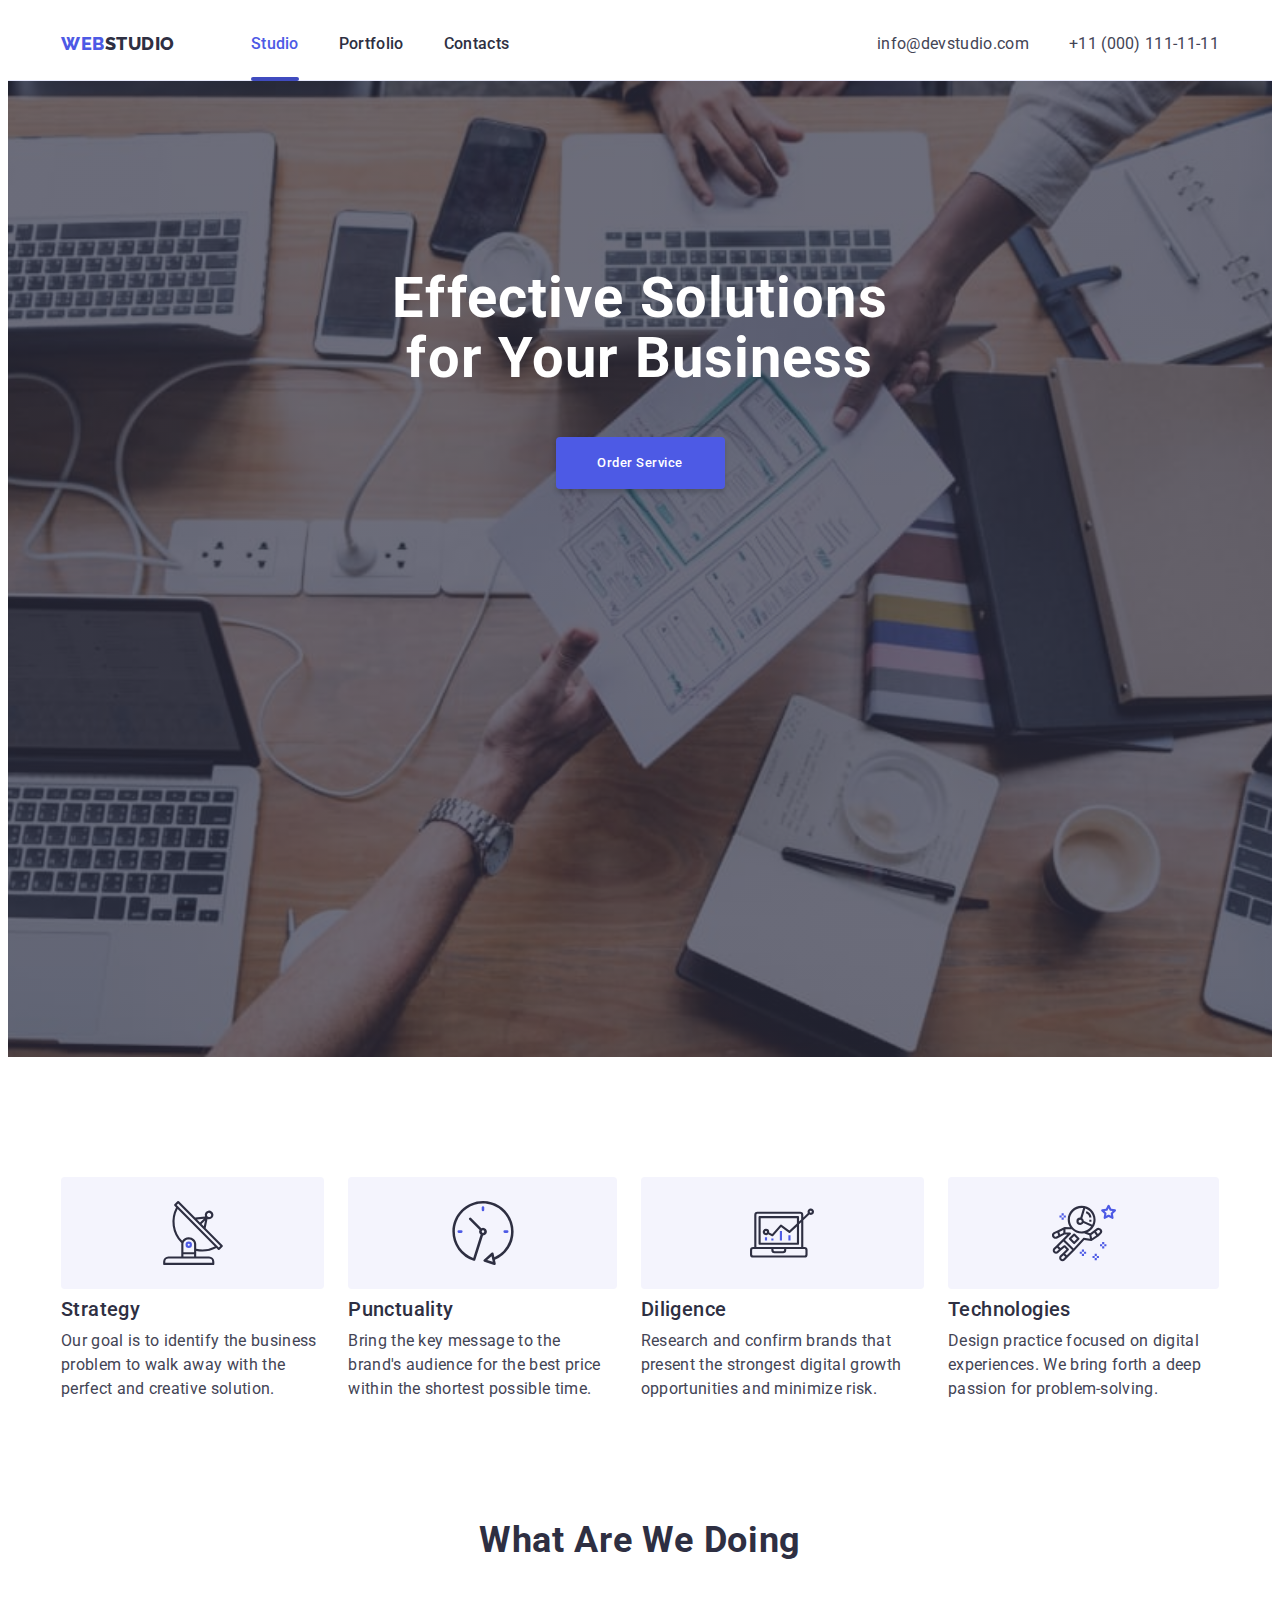
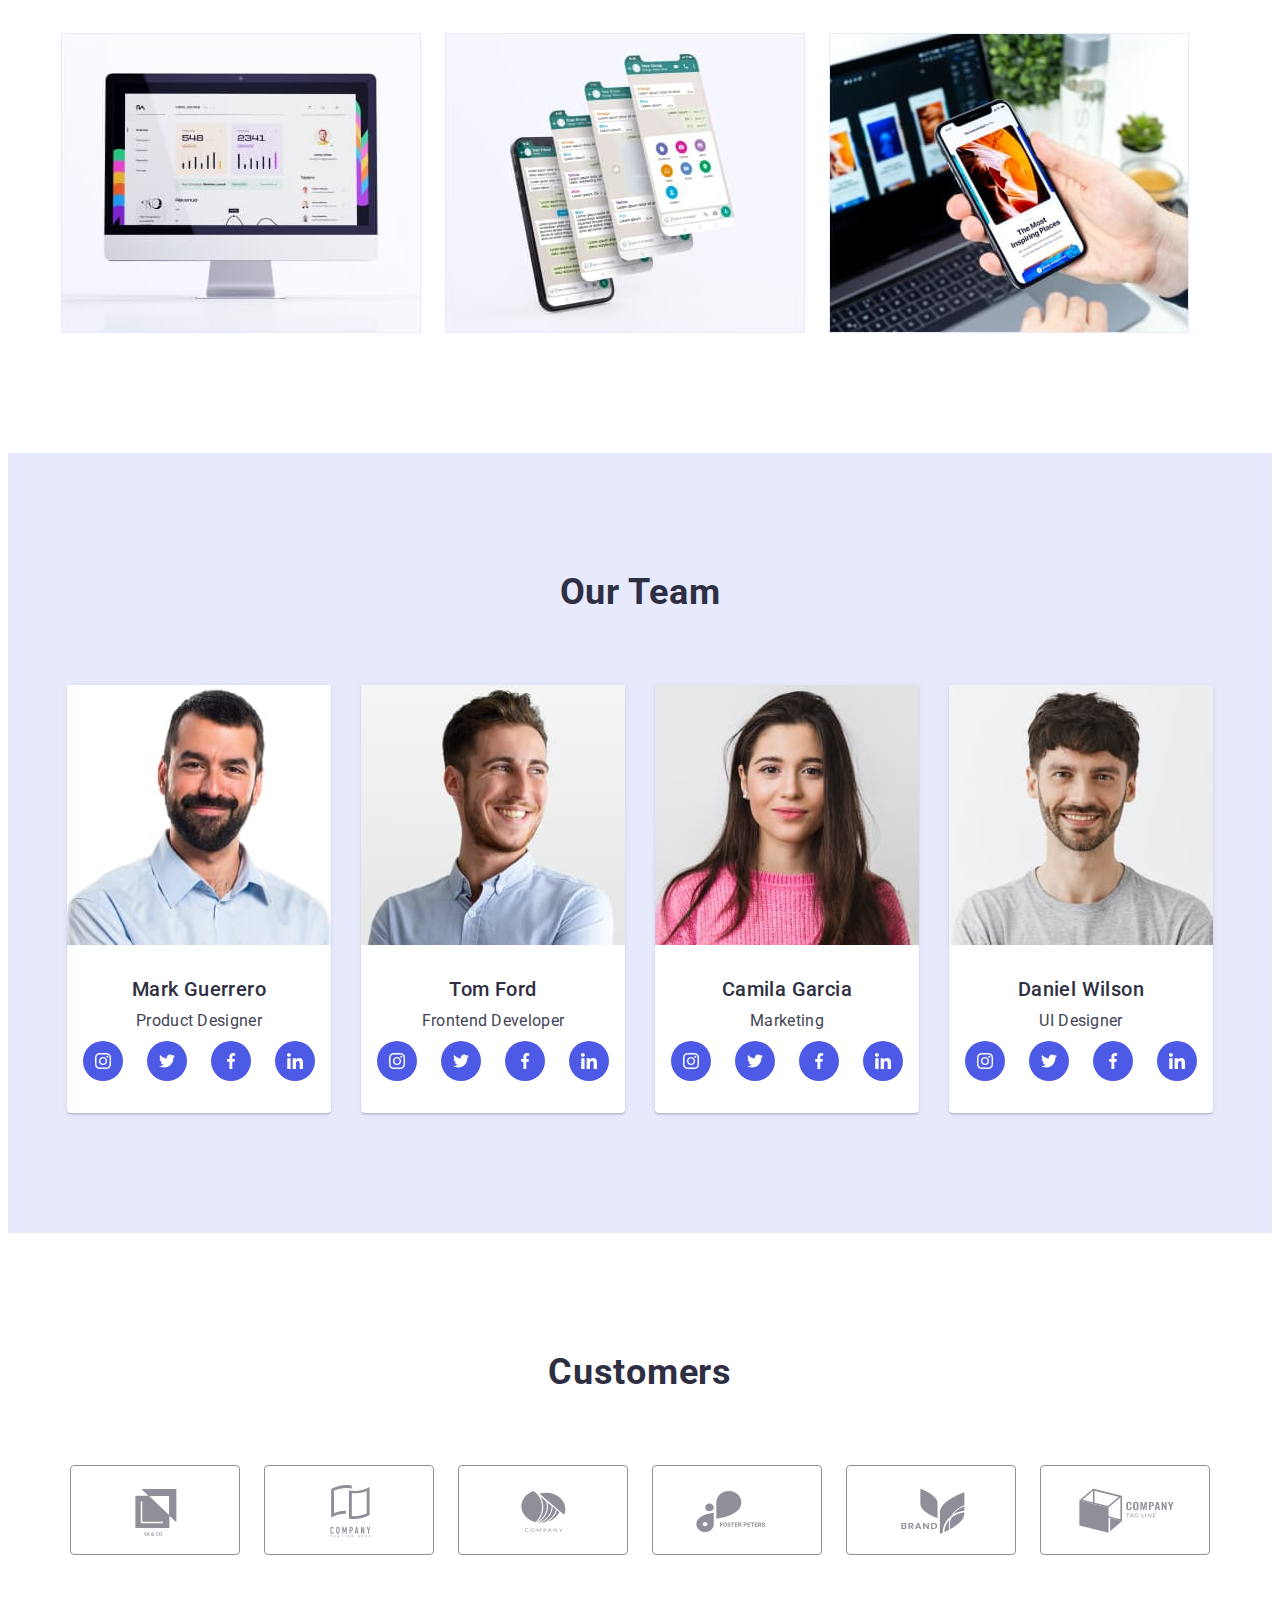
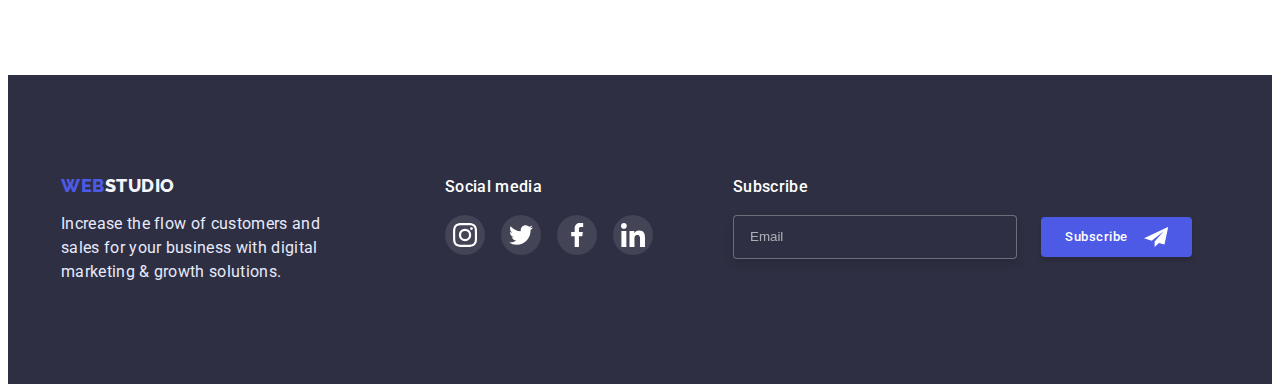
<file: index.html>
<!DOCTYPE html>
<html lang="en">
  <head>
    <meta charset="UTF-8" />
    <meta http-equiv="X-UA-Compatible" content="IE=edge" />
    <meta name="viewport" content="width=device-width, initial-scale=1.0" />
    <title>Document</title>
    <link
      rel="stylesheet"
      href="https://cdnjs.cloudflare.com/ajax/libs/modern-normalize/1.1.0/modern-normalize.min.css"
      integrity="sha512-wpPYUAdjBVSE4KJnH1VR1HeZfpl1ub8YT/NKx4PuQ5NmX2tKuGu6U/JRp5y+Y8XG2tV+wKQpNHVUX03MfMFn9Q=="
      crossorigin="anonymous"
      referrerpolicy="no-referrer"
    />
    <link rel="stylesheet" href="./css/styles.css" />
    <link rel="preconnect" href="https://fonts.googleapis.com" />
    <link rel="preconnect" href="https://fonts.gstatic.com" crossorigin />
    <link
      href="https://fonts.googleapis.com/css2?family=Raleway:wght@800&family=Roboto:wght@400;500;700&display=swap"
      rel="stylesheet"
    />
  </head>
  <body class="content">
    <header class="nav-site">
      <div class="container">
        <div class="main-nav">
          <nav class="main-list list">
            <a href="./index.html" class="logo link"
              >web<span class="logo-color">Studio</span></a
            >
            <ul class="site-nav list">
              <li class="item">
                <a href="./index.html" class="nav-link studio link">Studio</a>
              </li>
              <li class="item">
                <a href="./portfolio.html" class="nav-link link">Portfolio</a>
              </li>
              <li class="item">
                <a href="" class="nav-link link">Contacts</a>
              </li>
            </ul>
          </nav>
          <address class="nav-address">
            <ul class="auth-nav list">
              <li class="item">
                <a href="mailto:info@devstudio.com" class="address-link link"
                  >info@devstudio.com</a
                >
              </li>
              <li class="item">
                <a href="tel:+110001111111" class="address-link link"
                  >+11 (000) 111-11-11</a
                >
              </li>
            </ul>
          </address>
        </div>
      </div>
    </header>
    <main>
      <section class="main-section">
        <h1 class="main-title">Effective Solutions for Your Business</h1>
        <button type="button" class="button-exclusive" data-modal-open>
          Order Service
        </button>
      </section>
      <section class="descript-work">
        <div class="container">
          <h2 class="section-title visually-hiden">section</h2>
          <ul class="descript-list list">
            <li class="item">
              <h3 class="content-title">Strategy</h3>
              <p class="discription-img">
                Our goal is to identify the business problem to walk away with
                the perfect and creative solution.
              </p>
            </li>
            <li class="item">
              <h3 class="content-title">Punctuality</h3>
              <p class="discription-img">
                Bring the key message to the brand's audience for the best price
                within the shortest possible time.
              </p>
            </li>
            <li class="item">
              <h3 class="content-title">Diligence</h3>
              <p class="discription-img">
                Research and confirm brands that present the strongest digital
                growth opportunities and minimize risk.
              </p>
            </li>
            <li class="item">
              <h3 class="content-title">Technologies</h3>
              <p class="discription-img">
                Design practice focused on digital experiences. We bring forth a
                deep passion for problem-solving.
              </p>
            </li>
          </ul>
        </div>
      </section>
      <section class="our-work">
        <div class="container">
          <h2 class="section-title">What are we doing</h2>
          <ul class="work-list list">
            <li class="item">
              <img src="./images/doing-pc.jpg" alt="doing-pc" width="360" />
            </li>
            <li class="item">
              <img
                src="./images/doing-mobile.jpg"
                alt="doing-mobile"
                width="360"
              />
            </li>
            <li class="item">
              <img
                src="./images/doing-mobile+laptop.jpg"
                alt="doing-mobile+laptop"
                width="360"
              />
            </li>
          </ul>
        </div>
      </section>
      <section class="our-team">
        <div class="container">
          <h2 class="section-title">Our Team</h2>
          <ul class="team-list list">
            <li class="item">
              <img
                src="./images/product.jpg"
                alt="product Designer"
                width="264"
              />
              <div class="our-text">
                <h3 class="content-title">Mark Guerrero</h3>
                <p class="discription-img">Product Designer</p>
                <ul class="list soc-list">
                  <li class="soc-item">
                    <a href="" class="soc-link">
                      <svg width="16" height="16" class="soc-icon">
                        <use
                          href="./images/symbol-defs.svg#icon-instagram"
                        ></use>
                      </svg>
                    </a>
                  </li>
                  <li class="soc-item">
                    <a href="" class="soc-link">
                      <svg width="16" height="16" class="soc-icon">
                        <use href="./images/symbol-defs.svg#icon-twitter"></use>
                      </svg>
                    </a>
                  </li>
                  <li class="soc-item">
                    <a href="" class="soc-link">
                      <svg width="16" height="16" class="soc-icon">
                        <use
                          href="./images/symbol-defs.svg#icon-facebook"
                        ></use>
                      </svg>
                    </a>
                  </li>
                  <li class="soc-item">
                    <a href="" class="soc-link">
                      <svg width="16" height="16" class="soc-icon">
                        <use
                          href="./images/symbol-defs.svg#icon-linkedin"
                        ></use>
                      </svg>
                    </a>
                  </li>
                </ul>
              </div>
            </li>
            <li class="item">
              <img
                src="./images/frontend.jpg"
                alt="frontend developer"
                width="264"
              />
              <div class="our-text">
                <h3 class="content-title">Tom Ford</h3>
                <p class="discription-img">Frontend Developer</p>
                <ul class="list soc-list">
                  <li class="soc-item">
                    <a href="" class="soc-link">
                      <svg width="16" height="16" class="soc-icon">
                        <use
                          href="./images/symbol-defs.svg#icon-instagram"
                        ></use>
                      </svg>
                    </a>
                  </li>
                  <li class="soc-item">
                    <a href="" class="soc-link">
                      <svg width="16" height="16" class="soc-icon">
                        <use href="./images/symbol-defs.svg#icon-twitter"></use>
                      </svg>
                    </a>
                  </li>
                  <li class="soc-item">
                    <a href="" class="soc-link">
                      <svg width="16" height="16" class="soc-icon">
                        <use
                          href="./images/symbol-defs.svg#icon-facebook"
                        ></use>
                      </svg>
                    </a>
                  </li>
                  <li class="soc-item">
                    <a href="" class="soc-link">
                      <svg width="16" height="16" class="soc-icon">
                        <use
                          href="./images/symbol-defs.svg#icon-linkedin"
                        ></use>
                      </svg>
                    </a>
                  </li>
                </ul>
              </div>
            </li>
            <li class="item">
              <img src="./images/marketing.jpg" alt="marketing" width="264" />
              <div class="our-text">
                <h3 class="content-title">Camila Garcia</h3>
                <p class="discription-img">Marketing</p>
                <ul class="list soc-list">
                  <li class="soc-item">
                    <a href="" class="soc-link">
                      <svg width="16" height="16" class="soc-icon">
                        <use
                          href="./images/symbol-defs.svg#icon-instagram"
                        ></use>
                      </svg>
                    </a>
                  </li>
                  <li class="soc-item">
                    <a href="" class="soc-link">
                      <svg width="16" height="16" class="soc-icon">
                        <use href="./images/symbol-defs.svg#icon-twitter"></use>
                      </svg>
                    </a>
                  </li>
                  <li class="soc-item">
                    <a href="" class="soc-link">
                      <svg width="16" height="16" class="soc-icon">
                        <use
                          href="./images/symbol-defs.svg#icon-facebook"
                        ></use>
                      </svg>
                    </a>
                  </li>
                  <li class="soc-item">
                    <a href="" class="soc-link">
                      <svg width="16" height="16" class="soc-icon">
                        <use
                          href="./images/symbol-defs.svg#icon-linkedin"
                        ></use>
                      </svg>
                    </a>
                  </li>
                </ul>
              </div>
            </li>
            <li class="item">
              <img
                src="./images/ui-desinger.jpg"
                alt="ui desinger"
                width="264"
              />
              <div class="our-text">
                <h3 class="content-title">Daniel Wilson</h3>
                <p class="discription-img">UI Designer</p>
                <ul class="list soc-list">
                  <li class="soc-item">
                    <a href="" class="soc-link">
                      <svg width="16" height="16" class="soc-icon">
                        <use
                          href="./images/symbol-defs.svg#icon-instagram"
                        ></use>
                      </svg>
                    </a>
                  </li>
                  <li class="soc-item">
                    <a href="" class="soc-link">
                      <svg width="16" height="16" class="soc-icon">
                        <use href="./images/symbol-defs.svg#icon-twitter"></use>
                      </svg>
                    </a>
                  </li>
                  <li class="soc-item">
                    <a href="" class="soc-link">
                      <svg width="16" height="16" class="soc-icon">
                        <use
                          href="./images/symbol-defs.svg#icon-facebook"
                        ></use>
                      </svg>
                    </a>
                  </li>
                  <li class="soc-item">
                    <a href="" class="soc-link">
                      <svg width="16" height="16" class="soc-icon">
                        <use
                          href="./images/symbol-defs.svg#icon-linkedin"
                        ></use>
                      </svg>
                    </a>
                  </li>
                </ul>
              </div>
            </li>
          </ul>
        </div>
      </section>
      <section class="customers">
        <div class="container">
          <h2 class="section-title">Customers</h2>
          <ul class="list customers-list">
            <li class="item">
              <a href="" class="link-customers">
                <svg width="104" height="56" class="icon-customers">
                  <use
                    class="icon"
                    href="./images/symbol-defs.svg#icon-ya-co"
                  ></use>
                </svg>
              </a>
            </li>
            <li class="item">
              <a href="" class="link-customers">
                <svg width="104" height="56" class="icon-customers">
                  <use
                    class="icon"
                    href="./images/symbol-defs.svg#icon-company-tag"
                  ></use>
                </svg>
              </a>
            </li>
            <li class="item">
              <a href="" class="link-customers">
                <svg width="104" height="56" class="icon-customers">
                  <use
                    class="icon"
                    href="./images/symbol-defs.svg#icon-company-cust"
                  ></use>
                </svg>
              </a>
            </li>
            <li class="item">
              <a href="" class="link-customers">
                <svg width="104" height="56" class="icon-customers">
                  <use
                    class="icon"
                    href="./images/symbol-defs.svg#icon-foster"
                  ></use>
                </svg>
              </a>
            </li>
            <li class="item">
              <a href="" class="link-customers">
                <svg width="104" height="56" class="icon-customers">
                  <use
                    class="icon"
                    href="./images/symbol-defs.svg#icon-brand"
                  ></use>
                </svg>
              </a>
            </li>
            <li class="item">
              <a href="" class="link-customers">
                <svg width="104" height="56" class="icon-customers">
                  <use
                    class="icon"
                    href="./images/symbol-defs.svg#icon-company"
                  ></use>
                </svg>
              </a>
            </li>
          </ul>
        </div>
      </section>
    </main>
    <footer class="footer">
      <div class="container">
        <div class="footer-center">
          <div>
            <a href="./index.html" class="logo link"
              >web<span class="logo-footer">Studio</span></a
            >
            <p class="footer-content">
              Increase the flow of customers and sales for your business with
              digital marketing &#38; growth solutions.
            </p>
          </div>
          <div class="soc-footer">
            <p class="section-title-footer">Social media</p>
            <ul class="list soc-list-footer">
              <li class="soc-item-footer">
                <a href="" class="soc-link-footer">
                  <svg width="24" height="24" class="soc-icon">
                    <use href="./images/symbol-defs.svg#icon-instagram"></use>
                  </svg>
                </a>
              </li>
              <li class="soc-item">
                <a href="" class="soc-link-footer">
                  <svg width="24" height="24" class="soc-icon">
                    <use href="./images/symbol-defs.svg#icon-twitter"></use>
                  </svg>
                </a>
              </li>
              <li class="soc-item">
                <a href="" class="soc-link-footer">
                  <svg width="24" height="24" class="soc-icon">
                    <use href="./images/symbol-defs.svg#icon-facebook"></use>
                  </svg>
                </a>
              </li>
              <li class="soc-item">
                <a href="" class="soc-link-footer">
                  <svg width="24" height="24" class="soc-icon">
                    <use href="./images/symbol-defs.svg#icon-linkedin"></use>
                  </svg>
                </a>
              </li>
            </ul>
          </div>

          <div class="form-position">
            <p class="section-title-footer">Subscribe</p>
            <form
              class="form-footer"
              name="footer-form"
              autocomplete="on"
              novalidate
            >
              <input
                class="input-email"
                type="email"
                name="email"
                placeholder="Email"
              />

              <button type="submit" class="btn-footer">
                Subscribe
                <svg width="24" height="24" class="icon-send">
                  <use href="./images/symbol-defs.svg#icon-send"></use>
                </svg>
              </button>
            </form>
          </div>
        </div>
      </div>
    </footer>
    <div class="bakcdrop is-hidden" data-modal>
      <div class="modal">
        <button type="button" class="modal-close-btn" data-modal-close>
          <svg width="8" height="8" class="modal-close">
            <use href="./images/symbol-defs.svg#icon-close-black"></use>
          </svg>
        </button>
        <p class="modal-text">Leave your contacts and we will call you back</p>
        <form class="form-modal" name="modal-form" autocomplete="on" novalidate>
          <label class="modal-form-fild"
            ><span class="modal-form-text"> Name</span>
            <span class="modal-input-icon">
              <input
                type="text"
                name="name"
                class="modal-input"
                required
                pattern="^[a-zA-Zа-яА-Я]+$"
                minlength="2"
              />
              <svg class="input-icon" width="18" height="24">
                <use href="./images/symbol-defs.svg#icon-name"></use>
              </svg>
            </span>
          </label>
          <label class="modal-form-fild"
            ><span class="modal-form-text"> Phone</span>
            <span class="modal-input-icon">
              <input
                type="tel"
                name="phone"
                class="modal-input"
                required
                title="xxx-xxx-xx-xx"
              />
              <svg class="input-icon" width="18" height="24">
                <use href="./images/symbol-defs.svg#icon-phone"></use>
              </svg>
            </span>
          </label>
          <label class="modal-form-fild"
            ><span class="modal-form-text"> Email</span>
            <span class="modal-input-icon">
              <input type="email" name="email" class="modal-input" required />
              <svg class="input-icon" width="18" height="24">
                <use href="./images/symbol-defs.svg#icon-email"></use>
              </svg>
            </span>
          </label>
          <label class="modal-form-fild"
            ><span class="modal-form-text"> Comment</span>
            <textarea
              class="modal-form-comment"
              name="comment"
              placeholder="Text input"
            ></textarea>
          </label>
          <input
            class="modal-form-check visually-hiden"
            name="user-polisy"
            type="checkbox"
            id="user-polisy"
          />
          <label class="modal-form-check-dasc" for="user-polisy"
            >I accept the terms and conditions of the&nbsp;
            <a href="" class="privacy-link">Privacy Policy</a
            ></label
          >
          <button class="modal-btn" type="submit">Send</button>
        </form>
      </div>
    </div>
    <script src="./js/modal.js"></script>
  </body>
</html>
</file>
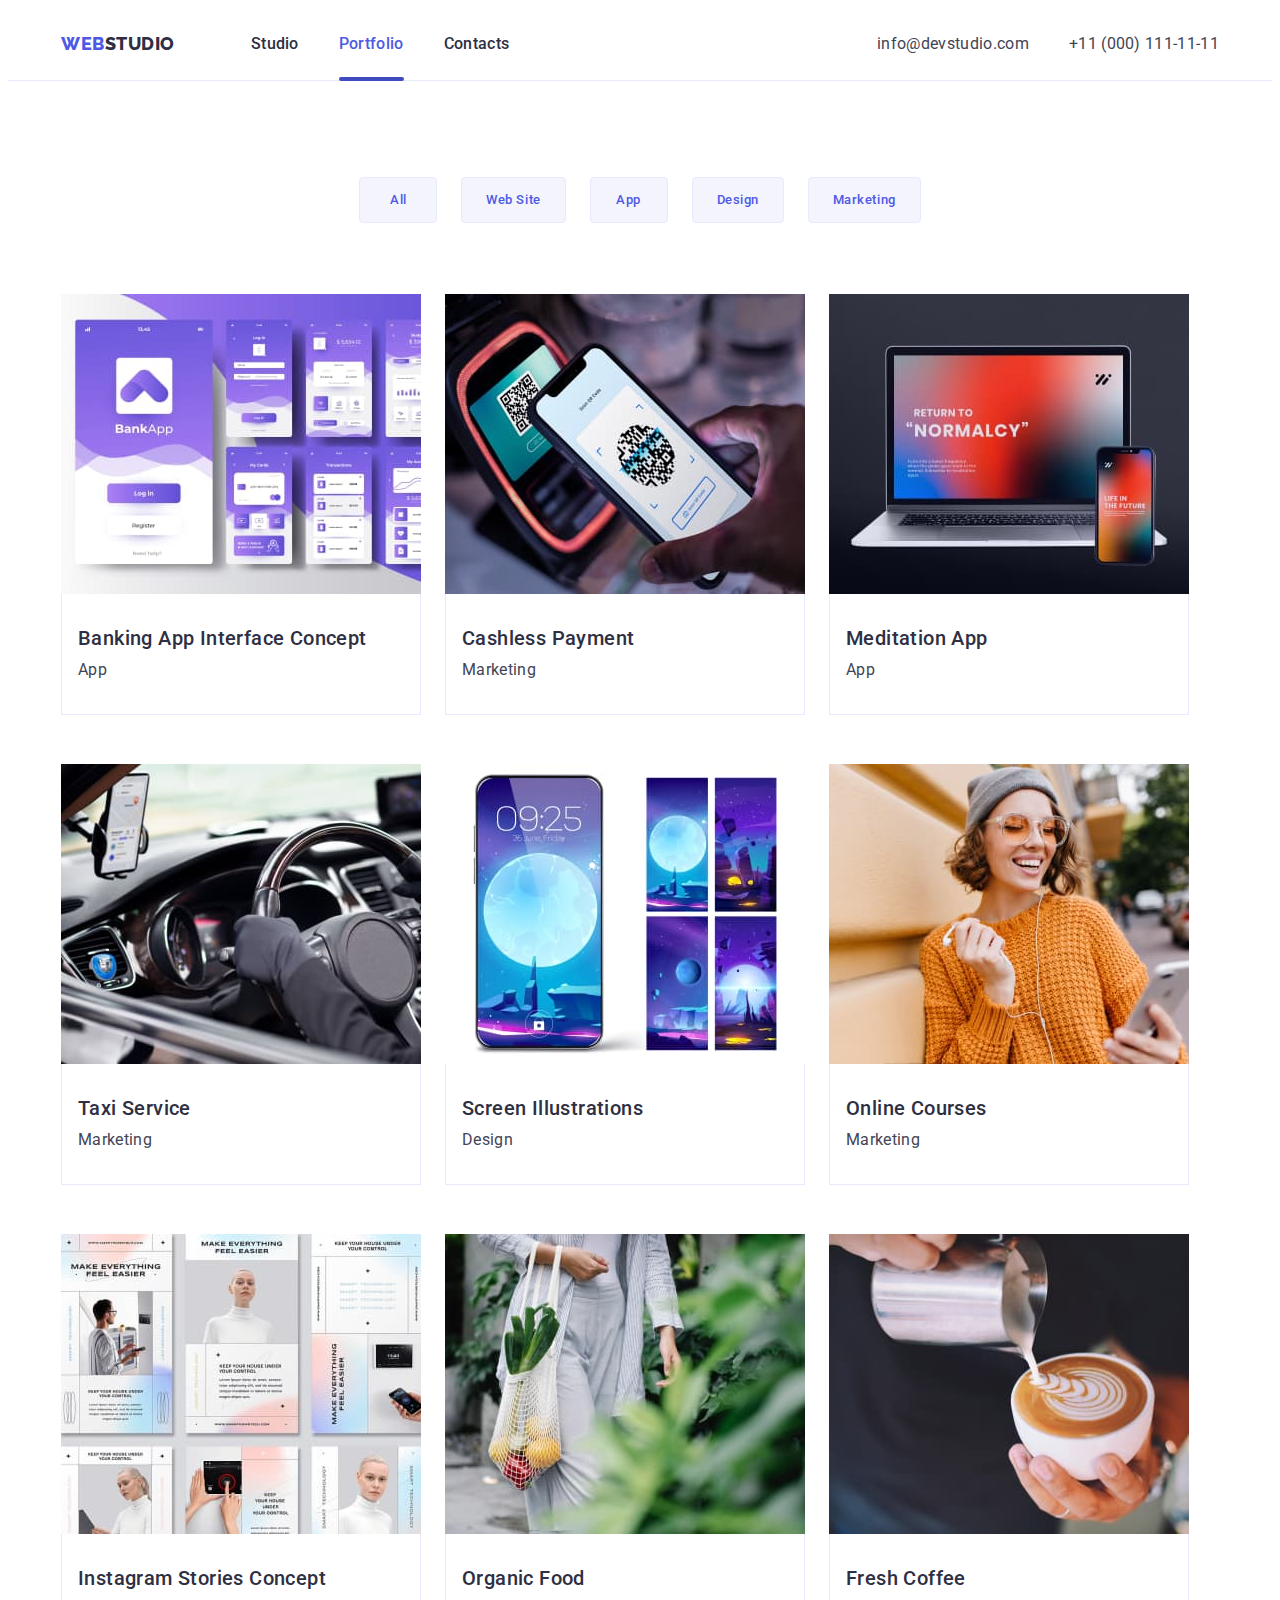
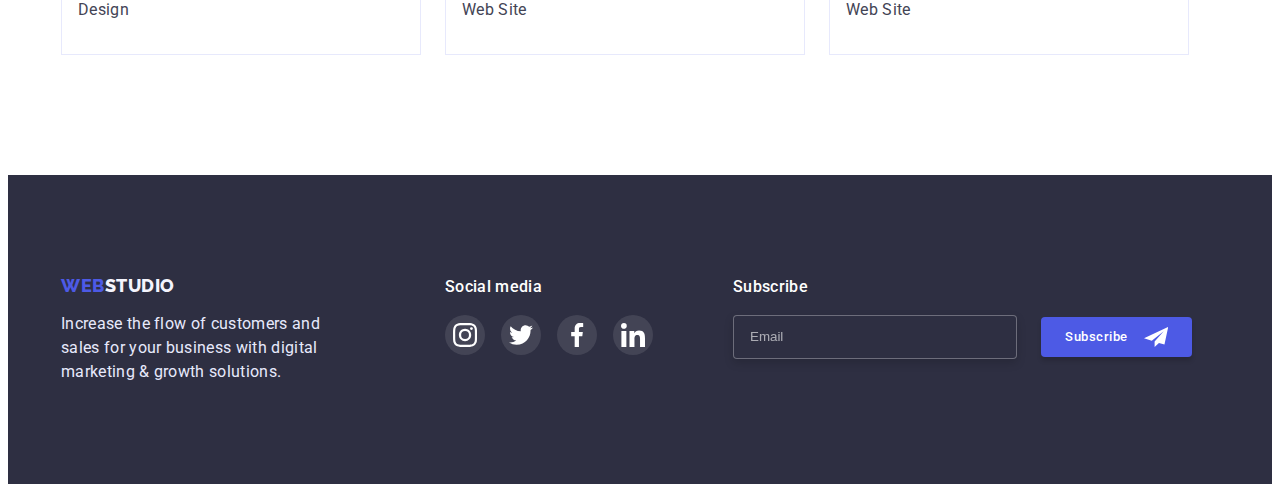
<file: portfolio.html>
<!DOCTYPE html>
<html lang="en">
<head>
    <meta charset="UTF-8">
    <meta http-equiv="X-UA-Compatible" content="IE=edge">
    <meta name="viewport" content="width=device-width, initial-scale=1.0">
    <title>Document</title>
<link rel="stylesheet" href="https://cdnjs.cloudflare.com/ajax/libs/modern-normalize/1.1.0/modern-normalize.min.css"
    integrity="sha512-wpPYUAdjBVSE4KJnH1VR1HeZfpl1ub8YT/NKx4PuQ5NmX2tKuGu6U/JRp5y+Y8XG2tV+wKQpNHVUX03MfMFn9Q=="
    crossorigin="anonymous" referrerpolicy="no-referrer">
    <link rel="stylesheet" href="./css/styles.css">
        <link rel="preconnect" href="https://fonts.googleapis.com">
        <link rel="preconnect" href="https://fonts.gstatic.com" crossorigin>
        <link href="https://fonts.googleapis.com/css2?family=Raleway:wght@800&family=Roboto:wght@400;500;700&display=swap"
            rel="stylesheet">

</head>
<body class="content">
    <header class="nav-site">
        <div class="container">
            <div class="main-nav">
                <nav class="main-list list">
            <a href="./index.html" class="logo link">web<span class="logo-color">Studio</span></a>
            <ul class="site-nav list">
                <li class="item"><a href="./index.html" class="nav-link link">Studio</a></li>
                <li class="item"><a href="./portfolio.html" class="nav-link studio link">Portfolio</a></li>
                <li class="item"><a href="" class="nav-link link">Contacts</a></li>
            </ul>
        </nav>
        <address class="nav-address ">
            <ul class="auth-nav list ">
                <li class="item"> <a href="mailto:info@devstudio.com" class="address-link link">info@devstudio.com</a> </li>
                <li class="item" > <a href="tel:+110001111111" class="address-link link">+11 (000) 111-11-11</a> </li>
            </ul>
        </address>
        </div>
    </div>
    </header>
    <main>
    <section class="gallery-section" >
    <div class="container">
        <h1 class="visually-hiden">our gallery</h1>
            <ul class="filter-btn list">
                    <li class="item">
                        <button type="button" class="button-gallery">All</button>
                    </li>
                    <li class="item">
                        <button type="button" class="button-gallery">Web Site</button>
                    </li>
                    <li class="item">
                        <button type="button" class="button-gallery">App</button>
                    </li>
                    <li class="item">
                        <button type="button" class="button-gallery">Design</button>
                    </li>
                    <li class="item">
                        <button type="button" class="button-gallery" >Marketing</button>
                    </li>
            </ul>
            <ul class="list gallery-card">
                <li class="item">
                    <a href="" class="link link-gallery">
                        <div class="gallery-overlay">
                        <p class="overlay-text">14 Stylish and User-Friendly App Design Concepts · Task Manager App · Calorie Tracker App ·
                            Exotic Fruit Ecommerce App ·
                            Cloud Storage App</p>
                            
                    <img src="./images/banking-app.jpg" alt="banking-app" width="360">
                    </div>
                        <div class="gallery-text">
                        <h2 class="content-title">Banking App Interface Concept</h2>
                        <p class="discription-img">App</p>
                        </div>
                    </a>
                </li>
                <li class="item">
                    <a href="" class="link link-gallery">
                        <div class="gallery-overlay">
                        <p class="overlay-text">14 Stylish and User-Friendly App Design Concepts · Task Manager App · Calorie Tracker App ·
                        Exotic Fruit Ecommerce App ·
                        Cloud Storage App</p>
                        
                    <img src="./images/cashles-mr.jpg" alt="cashles-mr" width="360">
                    </div>
                        <div class="gallery-text">
                        <h2 class="content-title">Cashless Payment</h2>
                        <p class="discription-img">Marketing</p>
                        </div>
                    </a>
                </li>
                <li class="item">
                    <a href="" class="link link-gallery">
                        <div class="gallery-overlay">
                        <p class="overlay-text">14 Stylish and User-Friendly App Design Concepts · Task Manager App · Calorie Tracker App ·
                        Exotic Fruit Ecommerce App ·
                        Cloud Storage App</p>
                        
                    <img src="./images/mediation-app.jpg" alt="mediation-app" width="360">
                    </div>
                        <div class="gallery-text">
                        <h2 class="content-title">Meditation App</h2>
                        <p class="discription-img">App</p>
                        </div>           </a>
                </li>
                <li class="item">
                    <a href="" class="link link-gallery">
                        <div class="gallery-overlay">
                        <p class="overlay-text">14 Stylish and User-Friendly App Design Concepts · Task Manager App · Calorie Tracker App ·
                        Exotic Fruit Ecommerce App ·
                        Cloud Storage App</p>
                        
                    <img src="./images/taxi-mr.jpg" alt="Taxi Service" width="360">
                    </div>
                        <div class="gallery-text">
                        <h2 class="content-title">Taxi Service</h2>
                        <p class="discription-img">Marketing</p>
                        </div>
                    </a>
                </li>
                <li class="item">
                    <a href="" class="link link-gallery">
                        <div class="gallery-overlay">
                        <p class="overlay-text">14 Stylish and User-Friendly App Design Concepts · Task Manager App · Calorie Tracker App ·
                        Exotic Fruit Ecommerce App ·
                        Cloud Storage App</p>
                        
                    <img src="./images/screen-desing.jpg" alt="Screen Illustrations" width="360">
                    </div>
                        <div class="gallery-text">
                        <h2 class="content-title">Screen Illustrations</h2>
                        <p class="discription-img">Design</p>
                        </div> 
                </a>
                </li>
                <li class="item">
                    <a href="" class="link link-gallery">
                        <div class="gallery-overlay">
                        <p class="overlay-text">14 Stylish and User-Friendly App Design Concepts · Task Manager App · Calorie Tracker App ·
                        Exotic Fruit Ecommerce App ·
                        Cloud Storage App</p>
                        
                    <img src="./images/corses-mr.jpg" alt="Online Courses" width="360">
                    </div>
                        <div class="gallery-text">
                        <h2 class="content-title">Online Courses</h2>
                        <p class="discription-img">Marketing</p>
                        </div>
                    </a>
                </li>
                <li class="item">
                    <a href="" class="link link-gallery">
                        <div class="gallery-overlay">
                        <p class="overlay-text">14 Stylish and User-Friendly App Design Concepts · Task Manager App · Calorie Tracker App ·
                        Exotic Fruit Ecommerce App ·
                        Cloud Storage App</p>
                        
                    <img src="./images/instagram-desing.jpg" alt="Instagram Stories Concept" width="360">
                    </div>
                        <div class="gallery-text">
                        <h2 class="content-title">Instagram Stories Concept</h2>
                        <p class="discription-img">Design</p>
                        </div>              
                        </a>
                </li>
                <li class="item">
                    <a href="" class="link link-gallery">
                        <div class="gallery-overlay">
                        <p class="overlay-text">14 Stylish and User-Friendly App Design Concepts · Task Manager App · Calorie Tracker App ·
                        Exotic Fruit Ecommerce App ·
                        Cloud Storage App</p>
                        
                    <img src="./images/organic-food-web.jpg" alt="Organic Food" width="360">
                    </div>
                        <div class="gallery-text">
                        <h2 class="content-title">Organic Food</h2>
                        <p class="discription-img">Web Site</p>
                        </div>                
                        </a>
                </li>
                <li class="item"> 
                    <a href="" class="link link-gallery">
                        <div class="gallery-overlay">
                        <p class="overlay-text">14 Stylish and User-Friendly App Design Concepts · Task Manager App · Calorie Tracker App ·
                        Exotic Fruit Ecommerce App ·
                        Cloud Storage App</p>
                        
                    <img src="./images/fresh-coffee-web.jpg" alt="Fresh Coffee" width="360">
                    </div>
                        <div class="gallery-text">
                        <h2 class="content-title">Fresh Coffee</h2>
                        <p class="discription-img">Web Site</p>
                        </div>                
                        </a>
                </li>
            </ul>
    </div>
    </section>
    </main>
    <footer class="footer">
        <div class="container">
            <div class="footer-center">
                <div>
                    <a href="./index.html" class="logo link">web<span class="logo-footer">Studio</span></a>
                    <p class="footer-content">Increase the flow of customers and sales for your business with digital marketing &#38; growth solutions.</p>
                </div>
                <div class="soc-footer">
                    <h2 class="section-title-footer" >Social media</h2>
                    <ul class="list soc-list-footer">
                        <li class="soc-item-footer">
                            <a href="" class="soc-link-footer">
                                <svg width="24" height="24" class="soc-icon">
                                    <use href="./images/symbol-defs.svg#icon-instagram"></use>
                                </svg>
                            </a>
                        </li>
                        <li class="soc-item">
                            <a href="" class="soc-link-footer">
                                <svg width="24" height="24" class="soc-icon">
                                    <use href="./images/symbol-defs.svg#icon-twitter"></use>
                                </svg>
                            </a>
                        </li>
                        <li class="soc-item" >
                            <a href="" class="soc-link-footer">
                                <svg width="24" height="24" class="soc-icon">
                                    <use href="./images/symbol-defs.svg#icon-facebook"></use>
                                </svg>
                            </a>
                        </li>
                        <li class="soc-item">
                            <a href="" class="soc-link-footer">
                                <svg  width="24" height="24" class="soc-icon" >
                                    <use href="./images/symbol-defs.svg#icon-linkedin" ></use>
                                </svg>
                            </a>
                        </li>
                    </ul>
                </div>
                <div class="form-position">
                    <p class="section-title-footer">Subscribe</p>
                    <form class="form-footer" name="footer-form" autocomplete="on" novalidate>
                            <input class="input-email" type="email" name="email" placeholder="Email">
    
                        <button type="submit" class="btn-footer">Subscribe
                            <svg width="24" height="24" class="icon-send">
                                <use href="./images/symbol-defs.svg#icon-send"></use>
                            </svg>   
                        </button>
                    </form>
                </div>
    
        </div>
        </div>
    
    
        </footer></body>
</html>
</file>
<file: css/styles.css>
.list{
    list-style: none;
}
.link{
    text-decoration: none;
}
ul  {
    list-style: none;
}

.visually-hiden{
    position: absolute;
    width: 1px;
    height: 1px ;
    margin: -1px;
    border: 0;
    padding: 0 ;
    white-space: nowrap;
    clip-path: inset(100%);
    clip: rect(0 0 0 0);
    overflow: hidden;
}

img{
display: block;
max-width: 100%;
height: auto;
}
:root {

    --title-color: #2e2f42;
    --content-color: #434455;
    --accent-color:#4d5ae5;
    --bcg-color:#2e2f42;
    --button-hover: #404bbf;
    --standart-wite: #FFFFFF;
    --fotter-text:#e7e9fc;
    --fotter-span: #f4f4fd;
    --border-color:#8E8F99; 
    --transform: 250ms cubic-bezier(0.4, 0, 0.2, 1);
}
p,h1,h2,h3,h4,h5,h6{
    margin: 0;
}

button{
    cursor: pointer;
}

ul{
    padding-left: 0;
    margin: 0;
}

.container{
    margin: 0 auto;
    width: 1158px;
    padding: 0 15px;
}

/* style button */
.button-exclusive {
    color: var(--standart-wite);
    background-color: var(--accent-color);

    font-family: 'Roboto', sans-serif;
    font-weight: 500;
    line-height: 1.5;
    text-align: center;
    letter-spacing: 0.04em;
    transition: background-color var(--transform), color var(--transform);

    cursor: pointer;
    min-width: 169px;
    padding: 16px 32px;
    box-shadow: 0px 4px 4px rgba(0, 0, 0, 0.15);
    border-radius: 4px;
    border: none;

}
.button-exclusive:hover,
.button-exclusive:focus{
    background-color: var(--button-hover);
    color: var(--standart-wite);
}

.button-gallery{
    background-color: var(--fotter-span);
    color: var(--accent-color);
    font-family: 'Roboto', sans-serif;
    font-weight: 500;
    line-height: 1.5;
    cursor: pointer;
    letter-spacing: 0.04em;
    transition: background-color var(--transform), color var(--transform), border-color var(--transform),box-shadow var(--transform)   ;
    
    border: 1px solid var(--fotter-text);
    border-radius: 4px;
    padding: 12px 24px;
    min-width: 78px;
    
}

.button-gallery:hover,
.button-gallery:focus{
    background-color:var(--button-hover) ;
    color: var(--standart-wite);
    border-color: 1px solid transparent;
    box-shadow: 0px 3px 1px rgba(0, 0, 0, 0.1), 0px 2px 1px rgba(0, 0, 0, 0.08), 0px 2px 2px rgba(0, 0, 0, 0.12);


}
/* style header */

.logo{
color: var(--accent-color);
    font-family: "Raleway", sans-serif;
    font-weight: 800;
    font-size: 18px;
    line-height: 1.17;
    letter-spacing: 0.03em;
    text-transform: uppercase;
    display: block;

}
.logo, .logo:hover, .logo:focus {
    color: var(--accent-color);
}
.logo-color {
    color: var(--title-color);
}

.nav-site{
    color: var(--title-color);
    border-bottom: 1px solid var(--fotter-text);
}



.site-nav {
    display: flex;
    margin-left: 76px;
}

.site-nav .item:not(:last-child){
    margin-right: 40px;
}

.main-list{
    display: flex;
    align-items: center;
}

.main-nav {
    display: flex;
    align-items: center;
    justify-content: space-between;
}

.nav-link{
    font-family: 'Roboto', sans-serif;
    font-weight: 500;
    font-size: 16px;
    line-height: 1.5;
    letter-spacing: 0.02em;

    padding-top: 24px;
    padding-bottom: 24px;
    
    transition: color var(--transform);
    display: block;
    position: relative;
    color: var(--title-color)

}

.studio{
    color: #4d5ae5;
}

.studio::after {
    content: "";
    position: absolute;
    bottom: -1px;
    display: block;

    width: 100%;
    height: 4px;
    background: var(--button-hover);
    border-radius: 2px;
}

.nav-link:hover,
.nav-link:focus {
    color: var(--button-hover);
    
}

.auth-nav {
    font-style: normal;
    display: flex;
}

.auth-nav .item:not(:last-child){
    margin-right: 40px;
}

 .address-link{
    color: var(--content-color);
    font-family: 'Roboto', sans-serif;
        font-weight: 400;
        font-size: 16px;
        line-height: 1.5;
        letter-spacing: 0.02em;

        padding-top: 24px;
        padding-bottom: 24px;

        transition: color var(--transform);
 }

 .address-link:hover,
 .address-link:focus{
        color: var(--button-hover);
 }

/* styles main content */

body {
    color: var(--content-color);
        font-family: 'Roboto', sans-serif;
        font-size: 16px;
        line-height: 1.5;
        letter-spacing: 0.02em;
}
.main-section{

    max-width: 1440px;
    height: 600px;
    margin-right: auto;
    margin-left: auto;
    background-color: var(--bcg-color);
    background-image: linear-gradient(to right, rgba(46, 47, 66, 0.7) , rgba(46, 47, 66, 0.7)) , url("../images/people-office.jpg") ;
    background-position: center;
    background-size: cover;
    background-repeat: no-repeat; 

    text-align: center;
    padding-top: 188px;
    padding-bottom: 188px;
    
}
.main-title{
    color: var(--standart-wite);
        font-weight: 700;
        font-size: 56px;
        line-height: 1.07;
        letter-spacing: 0.02em; 
        
        display:block;
        margin-right: auto;
        margin-left: auto;
        width: 496px;
        margin-bottom: 48px;  


   
}

.section-title {
   color: var(--title-color);
    font-weight: 700;
    font-size: 36px;
    line-height: 1.11;
    text-align: center;
    letter-spacing: 0.02em;
    text-transform: capitalize;
    margin-bottom: 72px;

}

.content-title {
    color: var(--title-color);
    font-weight: 500;
    font-size: 20px;
    line-height: 1.2;
    text-align: start;
    letter-spacing: 0.02em;

    margin-bottom: 8px;
}

.work-list{
    display: flex;
}
.work-list .item:not(:last-child){
    margin-right: 24px;
}


 .descript-work{
    padding: 120px 0;

 }
 .descript-list{
    display: flex; 
 }
 .descript-list .item{
    flex-basis: calc((100%-24px*3)/4);
 }

 .descript-list .item::before{
    content:"" ;
    margin-bottom: 8px ;
    height: 112px;
    display: block;
    border-radius: 4px;
    
    background-color: var(--fotter-span);
    background-repeat: no-repeat;
    background-position: center;
    
 }

 .item:nth-child(1)::before {
    background-image: url(../images/antenna.svg);  
 }
 .item:nth-child(2)::before{
    background-image: url(../images/cloc.svg);

 }
 .item:nth-child(3)::before{
    background-image: url(../images/diagram.svg);

 }
 .item:nth-child(4)::before{
background-image: url(../images/astronaut.svg);
 }
 .discription-img {
     color: var(--content-color);
     font-size: 16px;
     line-height: 1.5;
     letter-spacing: 0.02em;

 }

 .descript-list .item:not(:last-child) {
     margin-right: 24px;
 }
 .our-work{
    padding-bottom: 120px;
 }

.team-list .discription-img{
    text-align: center;
}
.our-team{
    background-color: var(--fotter-text);
    padding: 120px 0;
}
.team-list{
    display: flex;
}
.team-list .content-title{
    text-align: center;
}

.team-list .item:not(:last-child){
    margin-right: 24px;
}
.team-list .item{
    margin: 0 auto;
    width: calc((100%-3*24px)/4);
    background: var(--standart-wite);
    box-shadow: 0px 1px 6px rgba(46, 47, 66, 0.08), 0px 1px 1px rgba(46, 47, 66, 0.16), 0px 2px 1px rgba(46, 47, 66, 0.08);
    border-radius: 0px 0px 4px 4px;
}

.our-text{
    padding: 32px 16px;
}

.soc-list{
    display: flex;
    justify-content: center;
    gap: 24px;
    margin-top: 8px;
}

.soc-item{
    width: 40px;
    height: 40px;
}

.soc-link{
    height: 100%;
    width: 100%;

    border-radius: 50%;
    background-color: var(--accent-color);

    display: flex;
    align-items: center;
    justify-content: center;
    transition: background-color var(--transform);
    
}

.soc-link:hover,
.soc-link:focus{
    background-color: var(--button-hover);
}

.soc-icon{
    fill: var(--standart-wite);
}
 .customers{
    padding: 120px 0;
 }

 .customers-list{
    display: flex;
    justify-content: center;
    align-items: center;
 }

 .link-customers{
    display: flex;
    justify-content: center;
    align-items: center;
    transition: fill var(--transform), border var(--transform);


    width: 168px;
    height: 88px;
    
    border: 1px solid var(--border-color);
    border-radius: 4px;
 }

.link-customers:hover,
.link-customers:focus {
    fill: var(--accent-color);
    border: 1px solid var(--accent-color);
}

.customers-list .item:not(:last-child){
    margin-right: 24px;
 }

 .icon-customers{  
    fill: var(--border-color);
    transition: fill var(--transform);
 }

 .icon-customers:hover,
 .icon-customers:focus {
    fill: var(--accent-color);
 }

.gallery-section {
    padding-top: 96px;
    padding-bottom: 120px;

    
}
.filter-btn{
    justify-content: center;
    display: flex;
    margin-bottom: 71px; 

}
.filter-btn .item:not(:last-child):not(:last-child){
    margin-right: 24px; 
}
.gallery-card{
    
    display: flex;
    flex-wrap: wrap;
    row-gap: 49px;
    column-gap: 24px;
    
    align-content: center;
    flex-basis: calc((100%-24px*2)/3);
}
.gallery-card .item{
    background:var(--standart-wite);
    
}

.link-gallery{
    display: block;
    transition: box-shadow var(--transform), transform var(--transform) ;
}

.link-gallery:hover,
.link-gallery:focus{
box-shadow: 0px 1px 6px rgba(46, 47, 66, 0.08), 0px 1px 1px rgba(46, 47, 66, 0.16), 0px 2px 1px rgba(46, 47, 66, 0.08);
}
.gallery-text{
    border: 1px solid var(--fotter-text);
    border-top: none;
    padding: 32px 0 32px 16px;
}

 .overlay-text {
     position: absolute;
     transform: translateY(100%);
     transition: transform var(--transform);
     top: 0;
     left: 0;


     background-color: var(--accent-color);
     width: 100%;
     height: 100%;

     padding-top: 40px;
     padding-left: 32px;
     padding-right: 32px;

     overflow: auto;
     color: var(--fotter-span);
     font-family: 'Roboto', sans-serif;
     font-weight: 400;
     font-size: 16px;
     line-height: 24px;
     letter-spacing: 0.02em;
 }

 .link-gallery:hover .overlay-text,
 .link-gallery:focus .overlay-text {
     transform: translateY(0);
 }

 .gallery-overlay {
     position: relative;
     overflow: hidden;
 }

/* style footer */

.footer{
    background-color: var(--bcg-color);
    padding: 100px 0;
    

}
.footer-center{
    display: flex;   
}

.footer-content{
width: 264px;
color: var(--fotter-text);
margin-top: 16px;
    
}
.logo-footer{
color: var(--fotter-span);
}

.soc-list-footer{
    display: flex;
    align-items: center;
    gap: 16px;
    margin-top: 16px;
    
}

.section-title-footer{
        color: var(--standart-wite) ;
        font-family: 'Roboto';
        font-weight: 500;
        font-size: 16px;
        line-height: 24px;
        letter-spacing: 0.02em;
        
}

.soc-item-footer{
    width: 40px;
    height: 40px;
}

.soc-link-footer{
    height: 100%;
    width: 100%;

    border-radius: 50%;
    background-color: rgba(255, 255, 255, 0.1);;

    display: flex;
    align-items: center;
    justify-content: center;
    transition: background-color var(--transform);
    
}

.soc-footer{
    margin-left: 120px;
}

.soc-link-footer:hover,
.soc-link-footer:focus{
    background-color: var(--button-hover);
}

.soc-icon{
    fill: var(--standart-wite);
}

.btn-footer{
    color: var(--standart-wite);
    background-color: var(--accent-color);

    font-family: 'Roboto', sans-serif;
    font-weight: 500;
    line-height: 1.5;
    text-align: center;
    letter-spacing: 0.04em;
    transition: background-color var(--transform), color var(--transform);

    cursor: pointer;
    max-width: 165px;
    max-height: 40px;
    padding: 8px 24px;
    margin-left: 24px;
    box-shadow: 0px 4px 4px rgba(0, 0, 0, 0.15);
    border-radius: 4px;
    border: none;
    display: flex;
    justify-content: center;
    align-items: center;
    
}

.btn-footer:hover,
.btn-footer:focus{
    background-color: var(--button-hover);
    color: var(--standart-wite);
}

.form-position{
    margin-left: 80px;
}


.form-footer{
    display: flex;
    justify-content: center;
    align-items: center;
    margin-top: 16px;
}

.icon-send{
    display: block;
fill: var(--standart-wite);
width: 24px;
height: 24px;
margin-left: 16px;

}

.input-email{
width: 264px;
height: 40px;
margin: 0;
padding-left: 16px;
background-color: var(--bcg-color);
border: 1px solid rgba(255, 255, 255, 0.3);
filter: drop-shadow(0px 4px 4px rgba(0, 0, 0, 0.15));
border-radius: 4px;

color: var(--standart-wite);
}

.input-email::placeholder{
    color: rgba(255, 255, 255, 0.6);;
}

/* ++++++++++MODAL++++++++ */

.bakcdrop{
    position: fixed;
    top: 0;
    left: 0;
    z-index: 100;

    width: 100%;
    height: 100%;
    background: rgba(46, 47, 66, 0.4) ;
    box-shadow: 0px 1px 1px rgba(0, 0, 0, 0.14), 0px 1px 3px rgba(0, 0, 0, 0.12), 0px 2px 1px rgba(0, 0, 0, 0.2);
    border-radius: 4px;

    transition: opacity var(--transform), visibility var(--transform);

    
}

.modal{
    position: absolute;
    top: 50%;
    left: 50%;
    transform: translate(-50%, -50%);
    width: 408px;
    
    padding: 74px 24px 16px 24px;

    background-color: var(--standart-wite);
    border-radius: 4px
}

.modal-close-btn {
position: absolute;
top: 24px;
right: 24px;

    display: flex;
    justify-content: center;
    align-items: center;


    width: 24px;
    height: 24px;
    padding: 0;
    background-color: var(--fotter-text);
    border: 1px solid rgba(0, 0, 0, 0.1);
    border-radius: 50%;
    transition: background-color var(--transform);
}
.modal-close{
    transition: fill var(--transform);
}

.modal-close-btn:hover,
.modal-close-btn:focus{
    background-color: var(--button-hover);
    
}

.modal-close-btn:hover .modal-close,
.modal-close-btn:focus .modal-close{
    fill: var(--standart-wite);
}

.is-hidden{
    opacity: 0;
    visibility: hidden;
    pointer-events: none;

}

.modal-text{
display: block;

margin-bottom: 16px;
color: var(--bcg-color);
font-family: 'Roboto';
font-weight: 500;
font-size: 16px;
line-height: 24px;

text-align: center;
letter-spacing: 0.02em;
}

.form-modal{
    display: flex;
    flex-direction: column;
    
}

.modal-btn{
    margin-left: auto;
    margin-right: auto;
    color: var(--standart-wite);
    background-color: var(--accent-color);

    font-family: 'Roboto', sans-serif;
    font-weight: 500;
    line-height: 1.5;
    text-align: center;
    letter-spacing: 0.04em;
    transition: background-color var(--transform), color var(--transform);

    cursor: pointer;
    min-width: 169px;
    min-height: 56px;
    padding: 16px 32px;
    
    
    box-shadow: 0px 4px 4px rgba(0, 0, 0, 0.15);
    border-radius: 4px;
    border: none;
    
}

.modal-btn:hover,
.modal-btn:focus{
    background-color: var(--button-hover);
    color: var(--standart-wite);

}

.modal-input{
    padding-left: 38px;
    padding-top: 11px;
    padding-bottom: 11px;

    border: 1px solid rgba(33, 33, 33, 0.2);
    border-radius: 4px;
    width: 100%;
    transition:border-color var(--transform) ;
}

.modal-input:focus{
    border-color: var(--accent-color);
    outline: none ;
}

.modal-input:focus + .input-icon {
    fill: var(--accent-color);
}

.modal-form-fild:not(:first-child){
margin-top: 8px;
}


.modal-form-text{
    display: block;
    margin-bottom: 4px;
   


    color: var(--border-color);
    font-family: 'Roboto';
    font-weight: 400;
    font-size: 12px;
    line-height: 14px;
    width: 100%;
}


.privacy-link{
    
    font-size: 12px;
    line-height: 0.75 ;
    letter-spacing: 0.04em;

    color: var(--accent-color);
}


.modal-input-icon{ 
    position: relative;
    display: block;
}
.input-icon{
    position: absolute;
    top: 50%;
    left: 12px ;
    transform: translate(0,-50%);
    fill: var(--bcg-color);
    transition: fill var(--transform);
}

.modal-form-comment{
    border: 1px solid rgba(33, 33, 33, 0.2);
    border-radius: 4px;
    resize: none;
    width: 100%;
    height: 120px;
    outline: none;
    padding: 8px 16px;
    transition:border-color var(--accent-color) ;
}

.modal-form-comment:focus{
    border-color: var(--accent-color);
}

.modal-form-comment::placeholder{
    color: rgba(117, 117, 117, 0.5);
}

.modal-form-check-dasc {
    display: flex;
    align-items: center;

        margin-top: 16px;
        margin-bottom: 24px;


 
    font-size: 12px;
    line-height: 14px;
    letter-spacing: 0.04em;

    color: var(--border-color);

}

.modal-form-check-dasc::before{
    content: "";
    display: block;
    cursor: pointer;
    width: 16px;
    height: 16px;
    border: 1.25px solid var(--bcg-color);
    border-radius: 2px;
    margin-right: 8px;
    
}

.modal-form-check:checked + .modal-form-check-dasc::before{
    background-color: var(--button-hover);
    border: 1.25px solid var(--button-hover);
    background-image: url(../images/check.svg);
    background-repeat: no-repeat;
    background-position: 50% 50%;
}

.modal-form-check:focus+.modal-form-check-dasc::before {

outline: 2px solid var(--button-hover);
}
</file>
